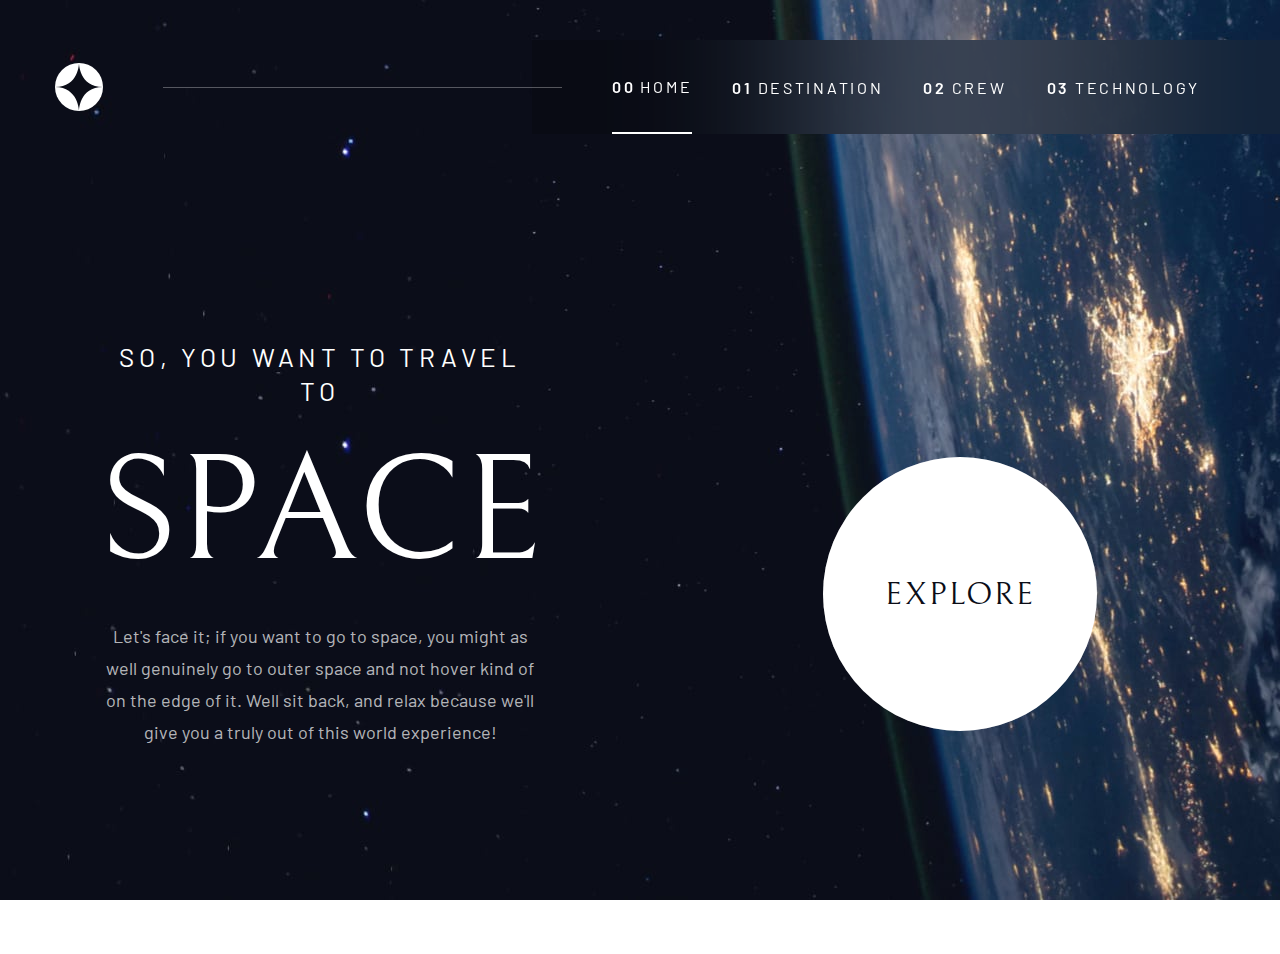
<file: index.html>
<!DOCTYPE html>
<html lang="en">

<head>
  <meta charset="UTF-8">
  <meta name="viewport" content="width=device-width, initial-scale=1.0">

  <link rel="icon" type="image/png" sizes="32x32" href="./assets/favicon-32x32.png">

  <title>Frontend Mentor | Space tourism website</title>
  <link rel="stylesheet" href="./css/globalStyle.css">
  <link rel="stylesheet" href="./css/indexPage/index.css">
</head>

<body>
  <header id='topBar'>
    <img id='logo' src='./assets/logo.svg'>

    <div id='line'></div>


    <input id='mobileMenuButtonInput' type='checkbox'></input>

    <nav id='topNav'>
      <ul id='topNavList'>
        <li class='topNavListItem active'><span>00</span><a href="#">HOME</a></li>
        <li class='topNavListItem'><span>01</span><a href="./destinations/destination-moon.html">DESTINATION</a></li>
        <li class='topNavListItem'><span>02</span><a href="./crew/crew-commander.html">CREW</a></li>
        <li class='topNavListItem'><span>03</span><a href="./technology/technology-vehicle.html">TECHNOLOGY</a></li>
      </ul>
    </nav>
  </header>

  <main>
    <div id='indexText'>
      <h5>SO, YOU WANT TO TRAVEL TO</h5>
      <h1>SPACE</h1>
      <p>Let's face it; if you want to go to space, you might as well genuinely go to outer space and not hover
        kind of
        on the edge of it. Well sit back, and relax because we'll give you a truly out of this world
        experience!</p>
    </div>


    <button id='exploreButton'>EXPLORE</button>

  </main>
</body>

</html>
</file>
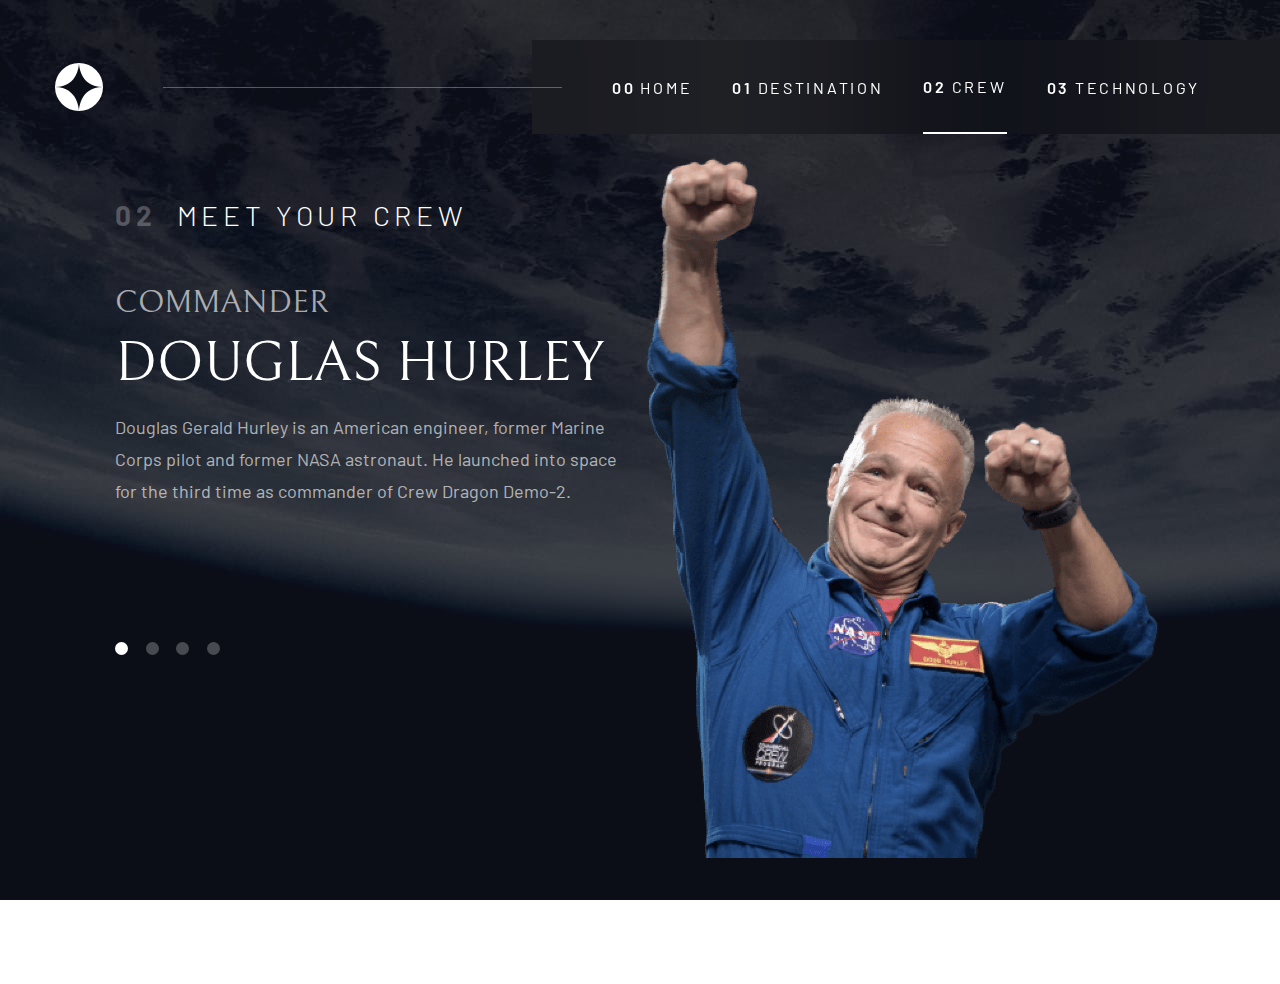
<file: crew/crew-commander.html>
<!DOCTYPE html>
<html lang="en">

<head>
  <meta charset="UTF-8">
  <meta name="viewport" content="width=device-width, initial-scale=1.0">

  <link rel="icon" type="image/png" sizes="32x32" href="./assets/favicon-32x32.png">

  <link rel="stylesheet" href="../css/globalStyle.css">
  <link rel="stylesheet" href="../css/crewPage/crew.css">


  <title>Frontend Mentor | Space tourism website</title>
</head>

<body>
  <header id='topBar'>
    <img id='logo' src='../assets/logo.svg'>

    <div id='line'></div>

    <input id='mobileMenuButtonInput' type='checkbox'></input>

    <nav id='topNav'>
      <ul id='topNavList'>
        <li class='topNavListItem'><span>00</span><a href="../index.html">HOME</a></li>
        <li class='topNavListItem'><span>01</span><a href="../destinations/destination-moon.html">DESTINATION</a></li>
        <li class='topNavListItem active'><span>02</span><a href="">CREW</a></li>
        <li class='topNavListItem'><span>03</span><a href="../technology/technology-vehicle.html">TECHNOLOGY</a></li>
      </ul>
    </nav>
  </header>

  <main id='main'>
    <h2 id='pageTitle'><span>02</span>MEET YOUR CREW</h2>

    <div>
      <section id='firstPanel'>
        <div id='aboutCrew'>
          <h2>COMMANDER</h2>

          <h1>DOUGLAS HURLEY</h1>

          <p>
            Douglas Gerald Hurley is an American engineer, former Marine Corps pilot and former NASA astronaut. He
            launched
            into space for the third time as commander of Crew Dragon Demo-2.
          </p>
        </div>

        <div id='switch'>
          <a class='button active' href="./crew-commander.html"></a>
          <a class='button' href="./crew-specialist.html"></a>
          <a class='button' href="./crew-pilot.html"></a>
          <a class='button' href="./crew-engineer.html"></a>
        </div>
      </section>

      <section id="secondPanel">
        <img src='../assets//crew/image-douglas-hurley.png'>
      </section>
    </div>
  </main>
</body>

</html>
</file>
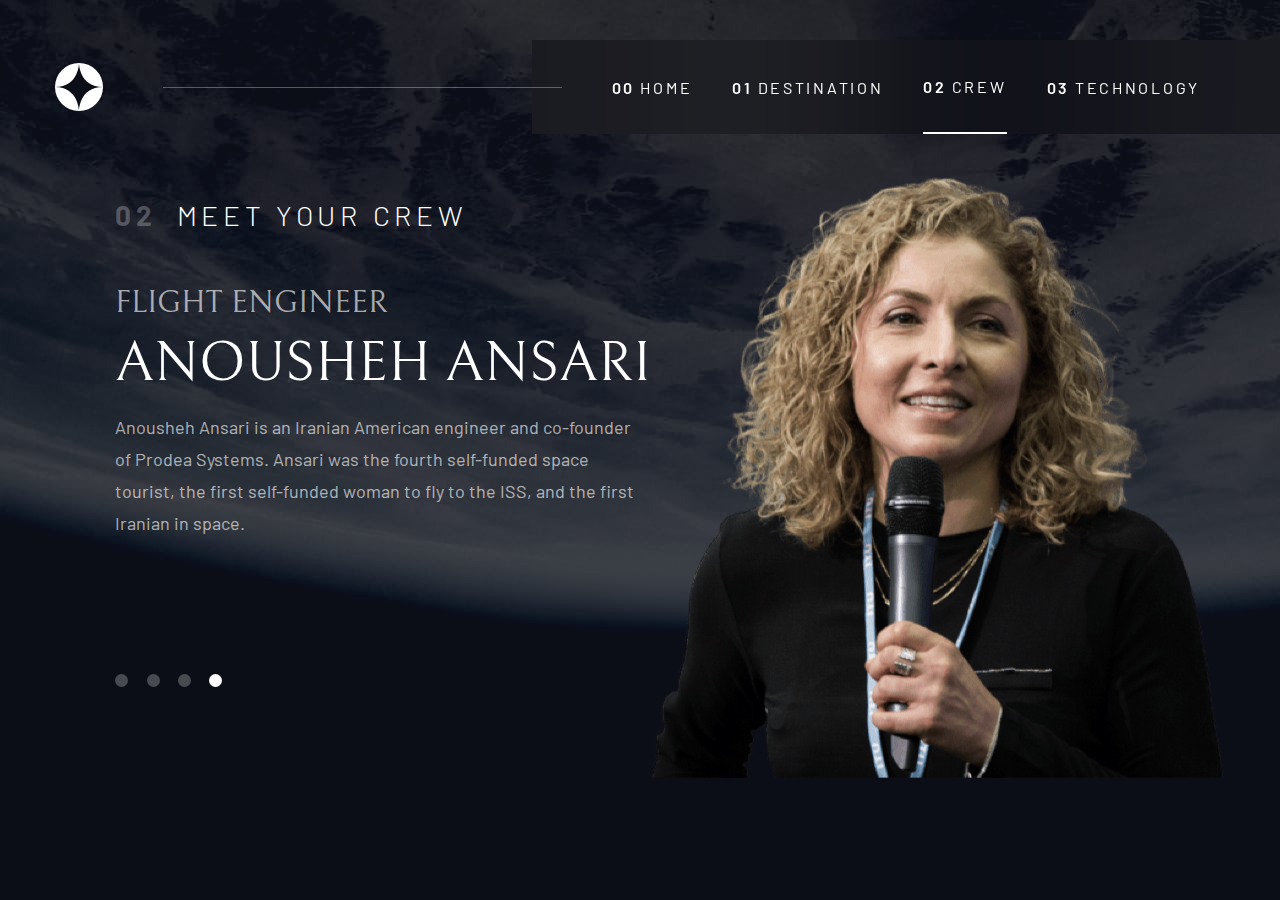
<file: crew/crew-engineer.html>
<!DOCTYPE html>
<html lang="en">

<head>
  <meta charset="UTF-8">
  <meta name="viewport" content="width=device-width, initial-scale=1.0">

  <link rel="icon" type="image/png" sizes="32x32" href="./assets/favicon-32x32.png">

  <link rel="stylesheet" href="../css/globalStyle.css">
  <link rel="stylesheet" href="../css/crewPage/crew.css">



  <title>Frontend Mentor | Space tourism website</title>
</head>

<body>
  <header id='topBar'>
    <img id='logo' src='../assets/logo.svg'>

    <div id='line'></div>

    <input id='mobileMenuButtonInput' type='checkbox'></input>


    <nav id='topNav'>
      <ul id='topNavList'>
        <li class='topNavListItem'><span>00</span><a href="../index.html">HOME</a></li>
        <li class='topNavListItem'><span>01</span><a href="../destinations/destination-moon.html">DESTINATION</a></li>
        <li class='topNavListItem active'><span>02</span><a href="">CREW</a></li>
        <li class='topNavListItem'><span>03</span><a href="../technology/technology-vehicle.html">TECHNOLOGY</a></li>
      </ul>
    </nav>
  </header>

  <main id='main'>
    <h2 id='pageTitle'><span>02</span>MEET YOUR CREW</h2>
    
    <div>
      <section id='firstPanel'>

        <div id='aboutCrew'>
          <h2>FLIGHT ENGINEER</h2>
  
          <h1>ANOUSHEH ANSARI</h1>
  
          <p>
            Anousheh Ansari is an Iranian American engineer and co-founder of Prodea Systems. Ansari was the fourth
            self-funded space tourist, the first self-funded woman to fly to the ISS, and the first Iranian in space.
          </p>
        </div>
  
        <div id='switch'>
          <a class='button' href="./crew-commander.html"></a>
          <a class='button' href="./crew-specialist.html"></a>
          <a class='button' href="./crew-pilot.html"></a>
          <a class='button active' href="./crew-engineer.html"></a>
        </div>
      </section>
  
      <section data-page='engineer' id="secondPanel">
        <img src='../assets//crew/image-anousheh-ansari.png'>
      </section>
    </div>
  </main>
</body>

</html>
</file>
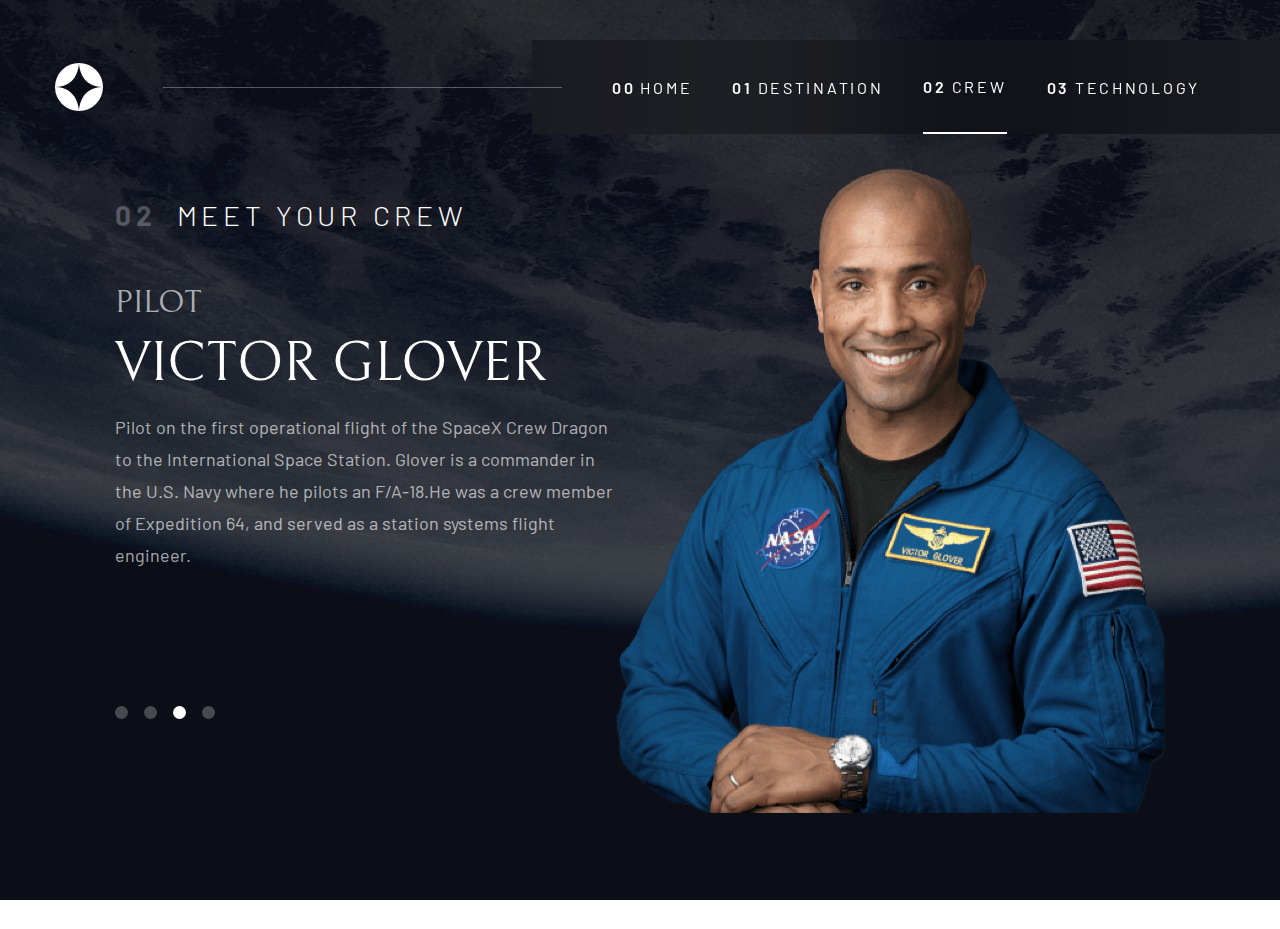
<file: crew/crew-pilot.html>
<!DOCTYPE html>
<html lang="en">

<head>
  <meta charset="UTF-8">
  <meta name="viewport" content="width=device-width, initial-scale=1.0">

  <link rel="icon" type="image/png" sizes="32x32" href="./assets/favicon-32x32.png">

  <link rel="stylesheet" href="../css/globalStyle.css">
  <link rel="stylesheet" href="../css/crewPage/crew.css">



  <title>Frontend Mentor | Space tourism website</title>
</head>

<body>
  <header id='topBar'>
    <img id='logo' src='../assets/logo.svg'>

    <div id='line'></div>

    <input id='mobileMenuButtonInput' type='checkbox'></input>


    <nav id='topNav'>
      <ul id='topNavList'>
        <li class='topNavListItem'><span>00</span><a href="../index.html">HOME</a></li>
        <li class='topNavListItem'><span>01</span><a href="../destinations/destination-moon.html">DESTINATION</a></li>
        <li class='topNavListItem active'><span>02</span><a href="">CREW</a></li>
        <li class='topNavListItem'><span>03</span><a href="../technology/technology-vehicle.html">TECHNOLOGY</a></li>
      </ul>
    </nav>
  </header>

  <main id='main'>
    <h2 id='pageTitle'><span>02</span>MEET YOUR CREW</h2>
    
    <div>
      <section id='firstPanel'>

        <div id='aboutCrew'>
          <h2>PILOT</h2>
  
          <h1>VICTOR GLOVER</h1>
  
          <p>
            Pilot on the first operational flight of the SpaceX Crew Dragon to the International Space Station. Glover is
            a commander in the U.S. Navy where he pilots an F/A-18.He was a crew member of Expedition 64, and served as a
            station systems flight engineer.
          </p>
        </div>
  
        <div id='switch'>
          <a class='button' href="./crew-commander.html"></a>
          <a class='button' href="./crew-specialist.html"></a>
          <a class='button active' href="./crew-pilot.html"></a>
          <a class='button' href="./crew-engineer.html"></a>
        </div>
      </section>
  
      <section id="secondPanel">
        <img src='../assets//crew/image-victor-glover.png'>
      </section>
    </div>
  </main>
</body>

</html>
</file>
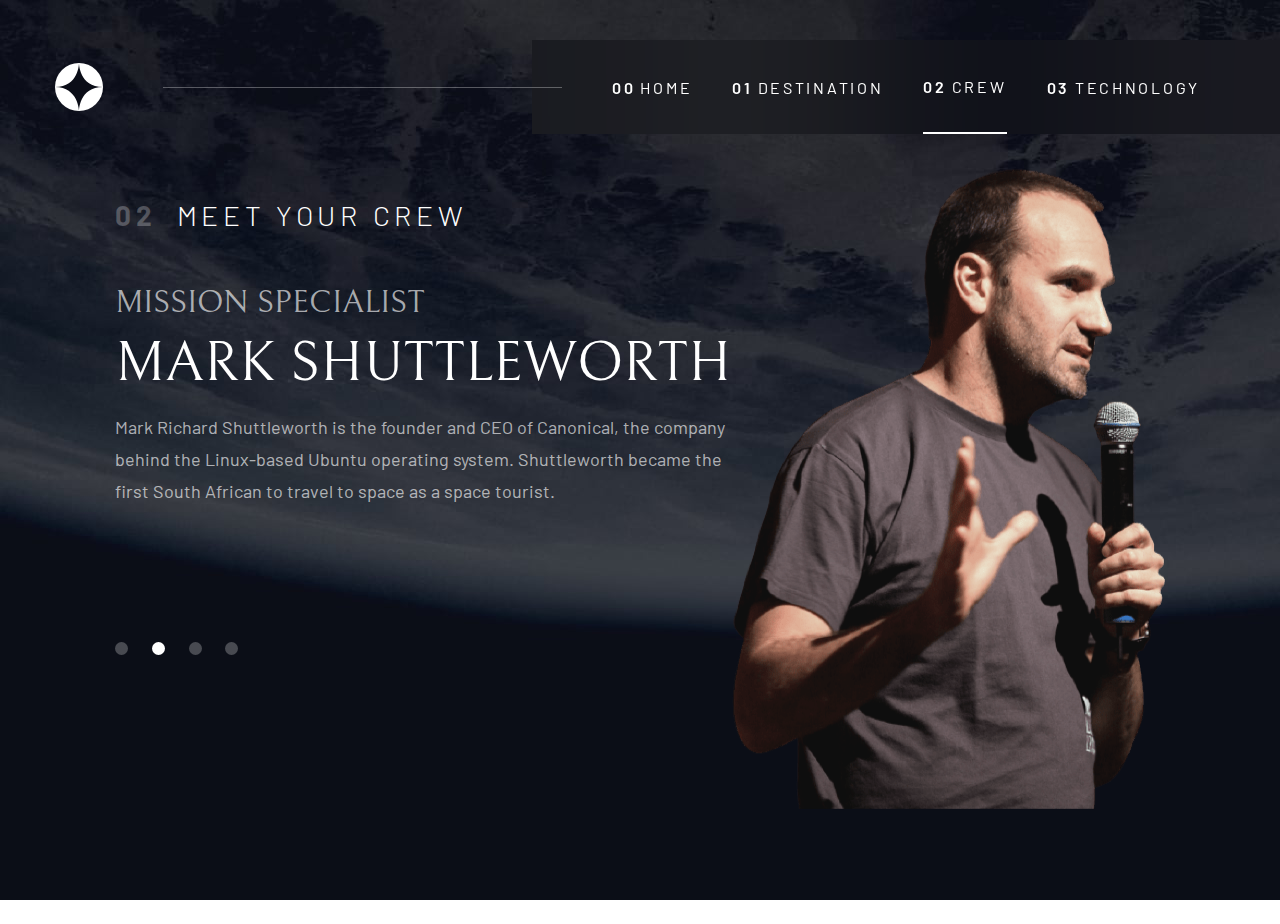
<file: crew/crew-specialist.html>
<!DOCTYPE html>
<html lang="en">

<head>
  <meta charset="UTF-8">
  <meta name="viewport" content="width=device-width, initial-scale=1.0">

  <link rel="icon" type="image/png" sizes="32x32" href="./assets/favicon-32x32.png">

  <link rel="stylesheet" href="../css/globalStyle.css">
  <link rel="stylesheet" href="../css/crewPage/crew.css">

  <title>Frontend Mentor | Space tourism website</title>
</head>

<body>
  <header id='topBar'>
    <img id='logo' src='../assets/logo.svg'>

    <div id='line'></div>

    <input id='mobileMenuButtonInput' type='checkbox'></input>


    <nav id='topNav'>
      <ul id='topNavList'>
        <li class='topNavListItem'><span>00</span><a href="../index.html">HOME</a></li>
        <li class='topNavListItem'><span>01</span><a href="../destinations/destination-moon.html">DESTINATION</a></li>
        <li class='topNavListItem active'><span>02</span><a href="">CREW</a></li>
        <li class='topNavListItem'><span>03</span><a href="../technology/technology-vehicle.html">TECHNOLOGY</a></li>
      </ul>
    </nav>
  </header>

  <main id='main'>
    <h2 id='pageTitle'><span>02</span>MEET YOUR CREW</h2>
    
    <div>
      <section id='firstPanel'>

        <div id='aboutCrew'>
          <h2>MISSION SPECIALIST</h2>
  
          <h1>MARK SHUTTLEWORTH</h1>
  
          <p>
            Mark Richard Shuttleworth is the founder and CEO of Canonical, the company behind the Linux-based Ubuntu
            operating system. Shuttleworth became the first South African to travel to space as a space tourist.
          </p>
        </div>
  
        <div id='switch'>
          <a class='button' href="./crew-commander.html"></a>
          <a class='button active' href="./crew-specialist.html"></a>
          <a class='button' href="./crew-pilot.html"></a>
          <a class='button' href="./crew-engineer.html"></a>
        </div>
      </section>
  
      <section id="secondPanel">
        <img src='../assets//crew/image-mark-shuttleworth.png'>
      </section>
    </div>
  </main>
</body>

</html>
</file>
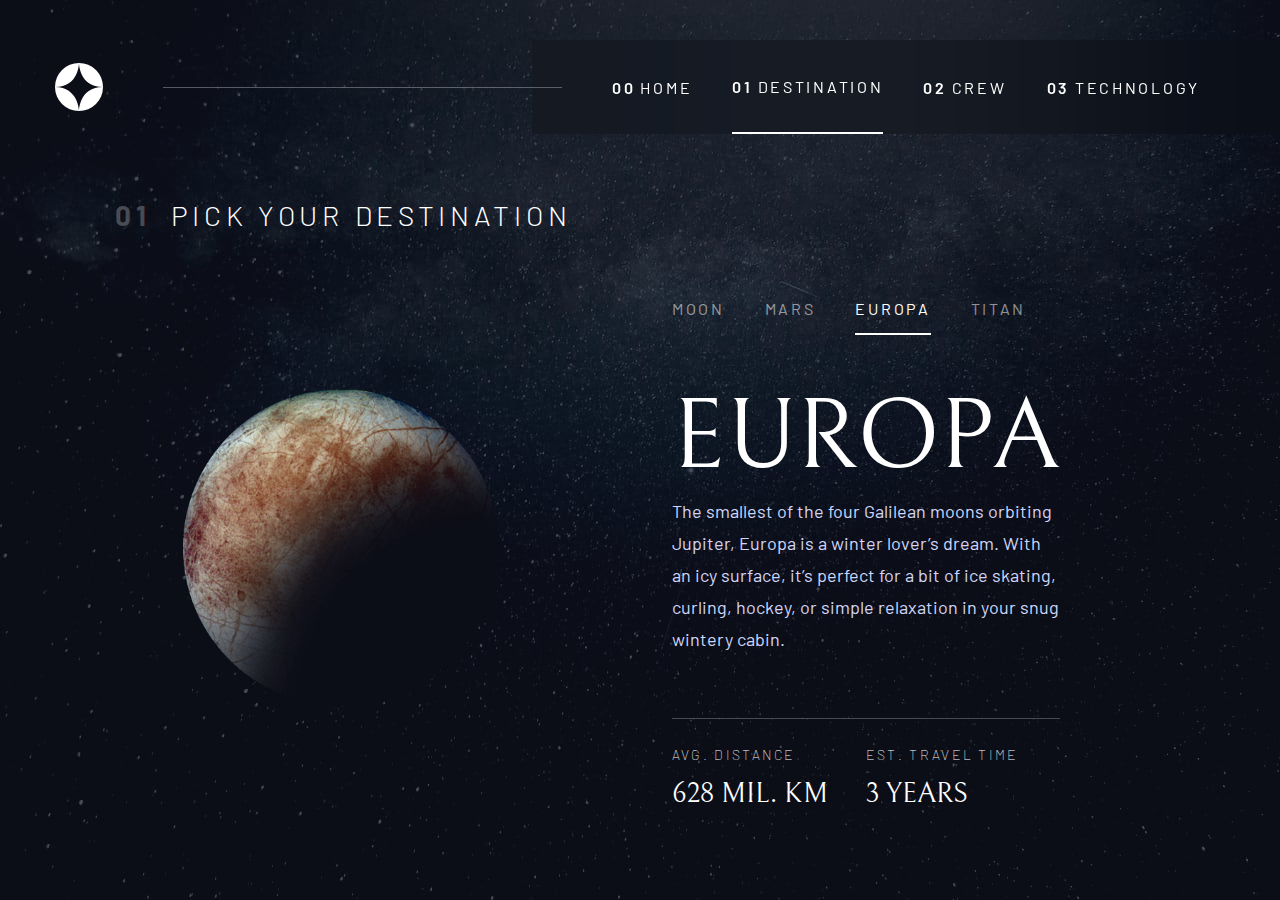
<file: destinations/destination-europa.html>
<!DOCTYPE html>
<html lang="en">

<head>
    <meta charset="UTF-8">
    <meta http-equiv="X-UA-Compatible" content="IE=edge">
    <meta name="viewport" content="width=device-width, initial-scale=1.0">
    <title>Frontend Mentor | Space tourism website</title>
    <link rel="stylesheet" href="../css/globalStyle.css">
    <link rel="stylesheet" href="../css/destinationsPage/destinations.css">
</head>

<body>
    <header id='topBar'>
        <img id='logo' src='../assets/logo.svg'>

        <div id='line'></div>

        <input id='mobileMenuButtonInput' type='checkbox'></input>
    
        <nav id='topNav'>
            <ul id='topNavList'>
                <li class='topNavListItem'><span>00</span><a href="../index.html">HOME</a></li>
                <li class='topNavListItem active'><span>01</span><a href="">DESTINATION</a></li>
                <li class='topNavListItem'><span>02</span><a href="../crew/crew-commander.html">CREW</a></li>
                <li class='topNavListItem'><span>03</span><a href="../technology/technology-vehicle.html">TECHNOLOGY</a>
                </li>
            </ul>
        </nav>
    </header>

    <main id='main'>
        <h2 id='pageTitle'><span>01</span>PICK YOUR DESTINATION</h2>

        <div>
            <section id='firstPanel'>
                <img id='planetPic' src='../assets/destination/image-europa.png'>
            </section>

            <section id='secondPanel'>
                <nav id='planetsNav'>
                    <ul id='planetsList'>
                        <li class='planetListItem'><a href="./destination-moon.html">MOON</a></li>
                        <li class='planetListItem'><a href="./destination-mars.html">MARS</a></li>
                        <li class='planetListItem active'><a href="">EUROPA</a></li>
                        <li class='planetListItem'><a href="./destination-titan.html">TITAN</a></li>
                    </ul>
                </nav>

                <h1 id='planetNameHeader'>EUROPA</h1>

                <p id='description'>
                    The smallest of the four Galilean moons orbiting Jupiter, Europa is a winter lover’s dream. With an
                    icy
                    surface, it’s perfect for a bit of ice skating, curling, hockey, or simple relaxation in your snug
                    wintery cabin.
                </p>

                <hr>

                <div id='infoTable'>
                    <div>
                        <span class='tableTitle'>AVG. DISTANCE</span>
                        <span class='tableData'>628 MIL. KM</span>
                    </div>

                    <div>
                        <span class='tableTitle'>EST. TRAVEL TIME</span>
                        <span class='tableData'>3 YEARS</span>
                    </div>
                </div>
            </section>
        </div>
    </main>

</body>

</html>
</file>
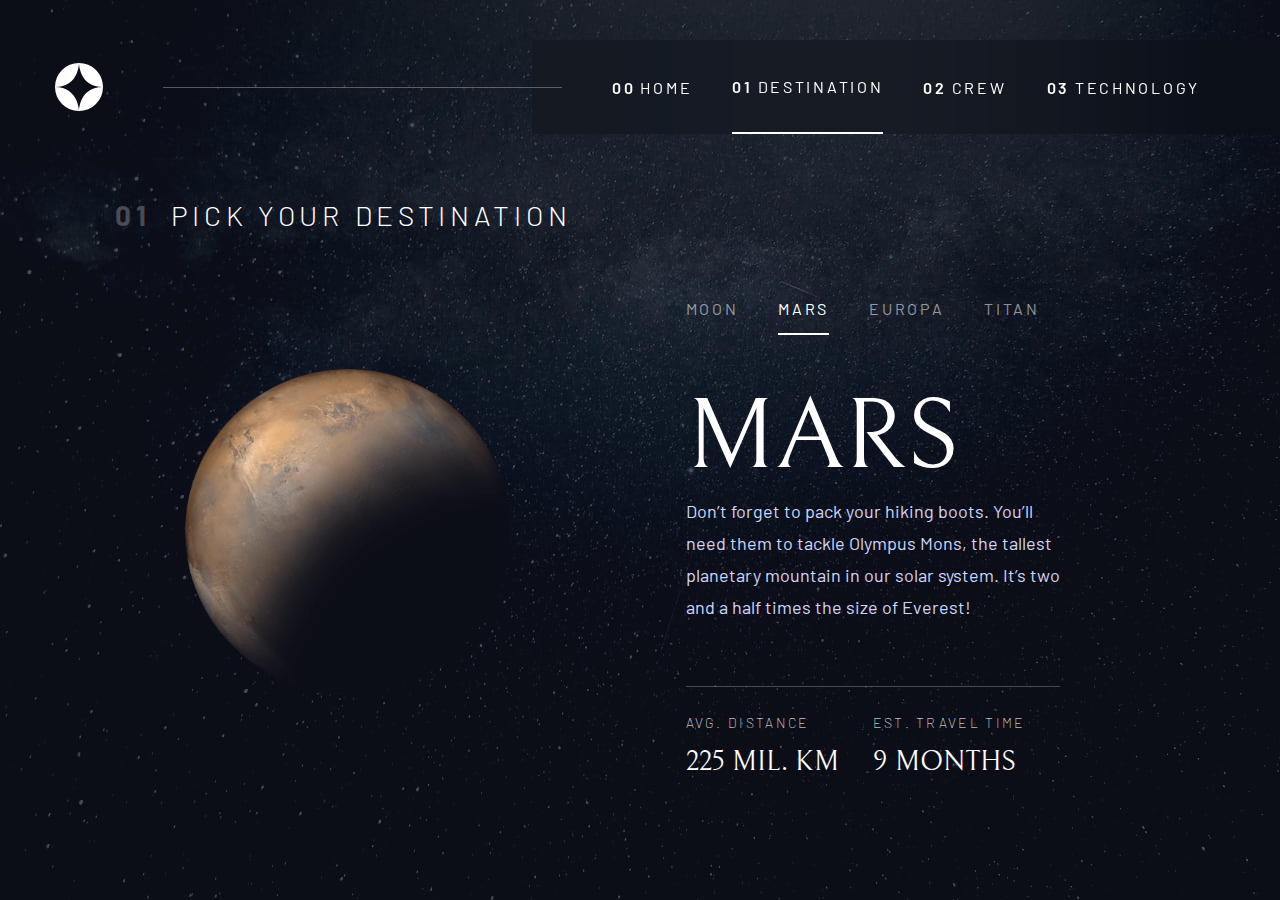
<file: destinations/destination-mars.html>
<!DOCTYPE html>
<html lang="en">

<head>
    <meta charset="UTF-8">
    <meta http-equiv="X-UA-Compatible" content="IE=edge">
    <meta name="viewport" content="width=device-width, initial-scale=1.0">
    <title>Frontend Mentor | Space tourism website</title>
    <link rel="stylesheet" href="../css/globalStyle.css">
    <link rel="stylesheet" href="../css/destinationsPage/destinations.css">
</head>

<body>
    <header id='topBar'>
        <img id='logo' src='../assets/logo.svg'>

        <div id='line'></div>

        <input id='mobileMenuButtonInput' type='checkbox'></input>
    
        <nav id='topNav'>
            <ul id='topNavList'>
                <li class='topNavListItem'><span>00</span><a href="../index.html">HOME</a></li>
                <li class='topNavListItem active'><span>01</span><a href="">DESTINATION</a></li>
                <li class='topNavListItem'><span>02</span><a href="../crew/crew-commander.html">CREW</a></li>
                <li class='topNavListItem'><span>03</span><a href="../technology/technology-vehicle.html">TECHNOLOGY</a>
                </li>
            </ul>
        </nav>
    </header>

    <main id='main'>
        <h2 id='pageTitle'><span>01</span>PICK YOUR DESTINATION</h2>

        <div>
            <section id='firstPanel'>
                <img id='planetPic' src='../assets/destination/image-mars.png'>
            </section>

            <section id='secondPanel'>
                <nav id='planetsNav'>
                    <ul id='planetsList'>
                        <li class='planetListItem'><a href="./destination-moon.html">MOON</a></li>
                        <li class='planetListItem active'><a href="">MARS</a></li>
                        <li class='planetListItem'><a href="./destination-europa.html">EUROPA</a></li>
                        <li class='planetListItem'><a href="./destination-titan.html">TITAN</a></li>
                    </ul>
                </nav>

                <h1 id='planetNameHeader'>MARS</h1>

                <p id='description'>
                    Don’t forget to pack your hiking boots. You’ll need them to tackle Olympus Mons, the tallest
                    planetary
                    mountain in our solar system. It’s two and a half times the size of Everest!
                </p>

                <hr>

                <div id='infoTable'>
                    <div>
                        <span class='tableTitle'>AVG. DISTANCE</span>
                        <span class='tableData'>225 MIL. KM</span>
                    </div>

                    <div>
                        <span class='tableTitle'>EST. TRAVEL TIME</span>
                        <span class='tableData'>9 MONTHS</span>
                    </div>
                </div>
            </section>
        </div>
    </main>

</body>

</html>
</file>
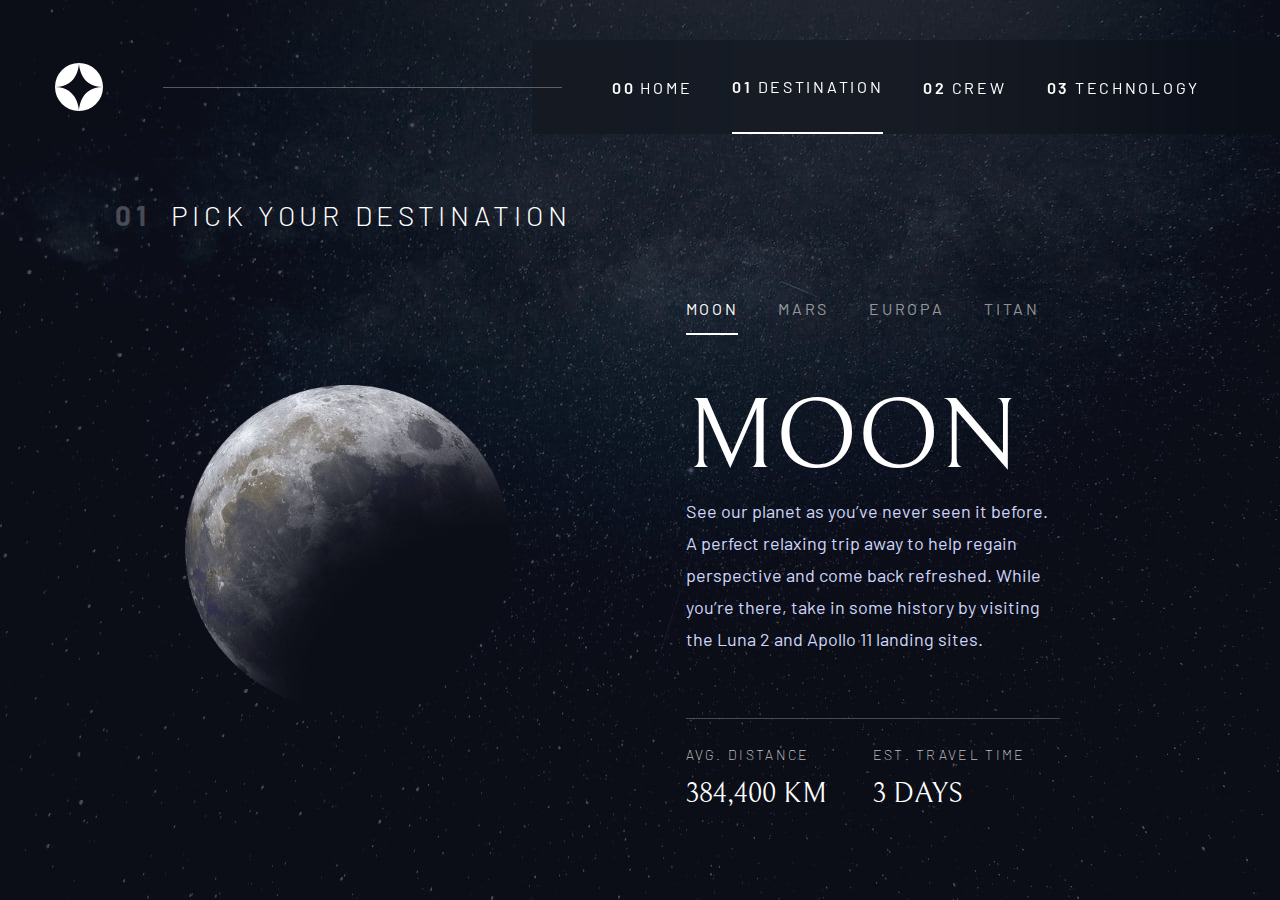
<file: destinations/destination-moon.html>
<!DOCTYPE html>
<html lang="en">

<head>
    <meta charset="UTF-8">
    <meta http-equiv="X-UA-Compatible" content="IE=edge">
    <meta name="viewport" content="width=device-width, initial-scale=1.0">
    <title>Frontend Mentor | Space tourism website</title>
    <link rel="stylesheet" href="../css/globalStyle.css">
    <link rel="stylesheet" href="../css/destinationsPage/destinations.css">
</head>

<body>
    <header id='topBar'>
        <img id='logo' src='../assets/logo.svg'>

        <div id='line'></div>

        <input id='mobileMenuButtonInput' type='checkbox'></input>

        <nav id='topNav'>
            <ul id='topNavList'>
                <li class='topNavListItem'><span>00</span><a href="../index.html">HOME</a></li>
                <li class='topNavListItem active'><span>01</span><a href="">DESTINATION</a></li>
                <li class='topNavListItem'><span>02</span><a href="../crew/crew-commander.html">CREW</a></li>
                <li class='topNavListItem'><span>03</span><a href="../technology/technology-vehicle.html">TECHNOLOGY</a>
                </li>
            </ul>
        </nav>
    </header>

    <main id='main'>
        <h2 id='pageTitle'><span>01</span>PICK YOUR DESTINATION</h2>

        <div>
            <section id='firstPanel'>
                <img id='planetPic' src='../assets/destination/image-moon.png'>
            </section>

            <section id='secondPanel'>
                <nav id='planetsNav'>
                    <ul id='planetsList'>
                        <li class='planetListItem active'><a href="">MOON</a></li>
                        <li class='planetListItem'><a href="./destination-mars.html">MARS</a></li>
                        <li class='planetListItem'><a href="./destination-europa.html">EUROPA</a></li>
                        <li class='planetListItem'><a href="./destination-titan.html">TITAN</a></li>
                    </ul>
                </nav>

                <h1 id='planetNameHeader'>MOON</h1>

                <p id='description'>
                    See our planet as you’ve never seen it before. A perfect relaxing trip away to help regain
                    perspective
                    and come back refreshed. While you’re there, take in some history by visiting the Luna 2 and Apollo
                    11
                    landing sites.
                </p>

                <hr>

                <div id='infoTable'>
                    <div>
                        <span class='tableTitle'>AVG. DISTANCE</span>
                        <span class='tableData'>384,400 KM</span>
                    </div>

                    <div>
                        <span class='tableTitle'>EST. TRAVEL TIME</span>
                        <span class='tableData'>3 DAYS</span>
                    </div>
                </div>
            </section>
        </div>
    </main>

</body>

</html>
</file>
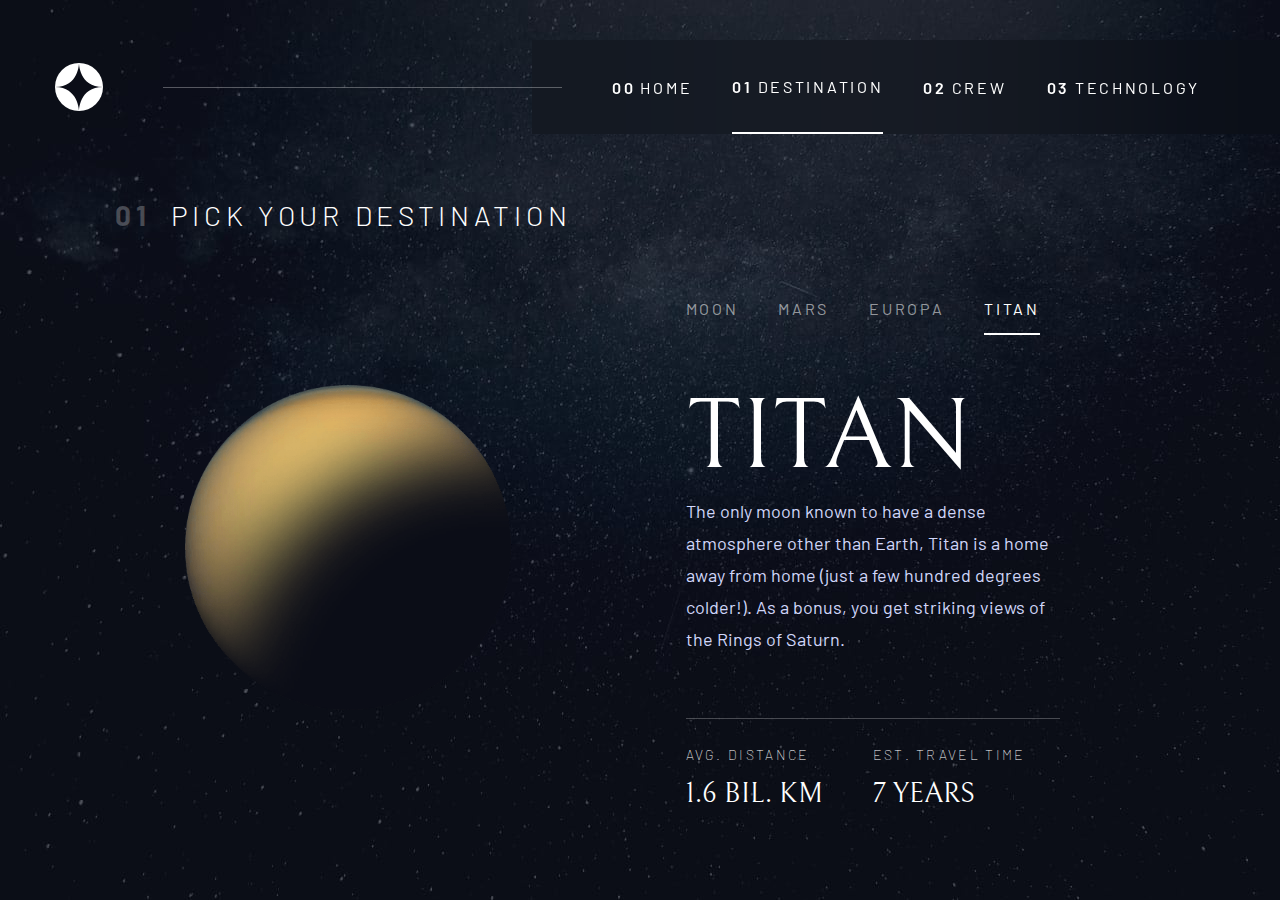
<file: destinations/destination-titan.html>
<!DOCTYPE html>
<html lang="en">

<head>
    <meta charset="UTF-8">
    <meta http-equiv="X-UA-Compatible" content="IE=edge">
    <meta name="viewport" content="width=device-width, initial-scale=1.0">
    <title>Frontend Mentor | Space tourism website</title>
    <link rel="stylesheet" href="../css/globalStyle.css">
    <link rel="stylesheet" href="../css/destinationsPage/destinations.css">
</head>

<body>
    <header id='topBar'>
        <img id='logo' src='../assets/logo.svg'>

        <div id='line'></div>

        <input id='mobileMenuButtonInput' type='checkbox'></input>

        <nav id='topNav'>
            <ul id='topNavList'>
                <li class='topNavListItem'><span>00</span><a href="../index.html">HOME</a></li>
                <li class='topNavListItem active'><span>01</span><a href="">DESTINATION</a></li>
                <li class='topNavListItem'><span>02</span><a href="../crew/crew-commander.html">CREW</a></li>
                <li class='topNavListItem'><span>03</span><a href="../technology/technology-vehicle.html">TECHNOLOGY</a>
                </li>
            </ul>
        </nav>
    </header>

    <main id='main'>
        <h2 id='pageTitle'><span>01</span>PICK YOUR DESTINATION</h2>

        <div>
            <section id='firstPanel'>
                <img id='planetPic' src='../assets/destination/image-titan.png'>
            </section>

            <section id='secondPanel'>
                <nav id='planetsNav'>
                    <ul id='planetsList'>
                        <li class='planetListItem'><a href="./destination-moon.html">MOON</a></li>
                        <li class='planetListItem'><a href="./destination-mars.html">MARS</a></li>
                        <li class='planetListItem'><a href="./destination-europa.html">EUROPA</a></li>
                        <li class='planetListItem active'><a href="">TITAN</a></li>
                    </ul>
                </nav>

                <h1 id='planetNameHeader'>TITAN</h1>

                <p id='description'>
                    The only moon known to have a dense atmosphere other than Earth, Titan is a home away from home
                    (just a few hundred degrees colder!). As a bonus, you get striking views of the Rings of Saturn.
                </p>

                <hr>
                
                <div id='infoTable'>
                    <div>
                        <span class='tableTitle'>AVG. DISTANCE</span>
                        <span class='tableData'>1.6 BIL. KM</span>
                    </div>

                    <div>
                        <span class='tableTitle'>EST. TRAVEL TIME</span>
                        <span class='tableData'>7 YEARS</span>
                    </div>
                </div>
            </section>
        </div>
    </main>

</body>

</html>
</file>
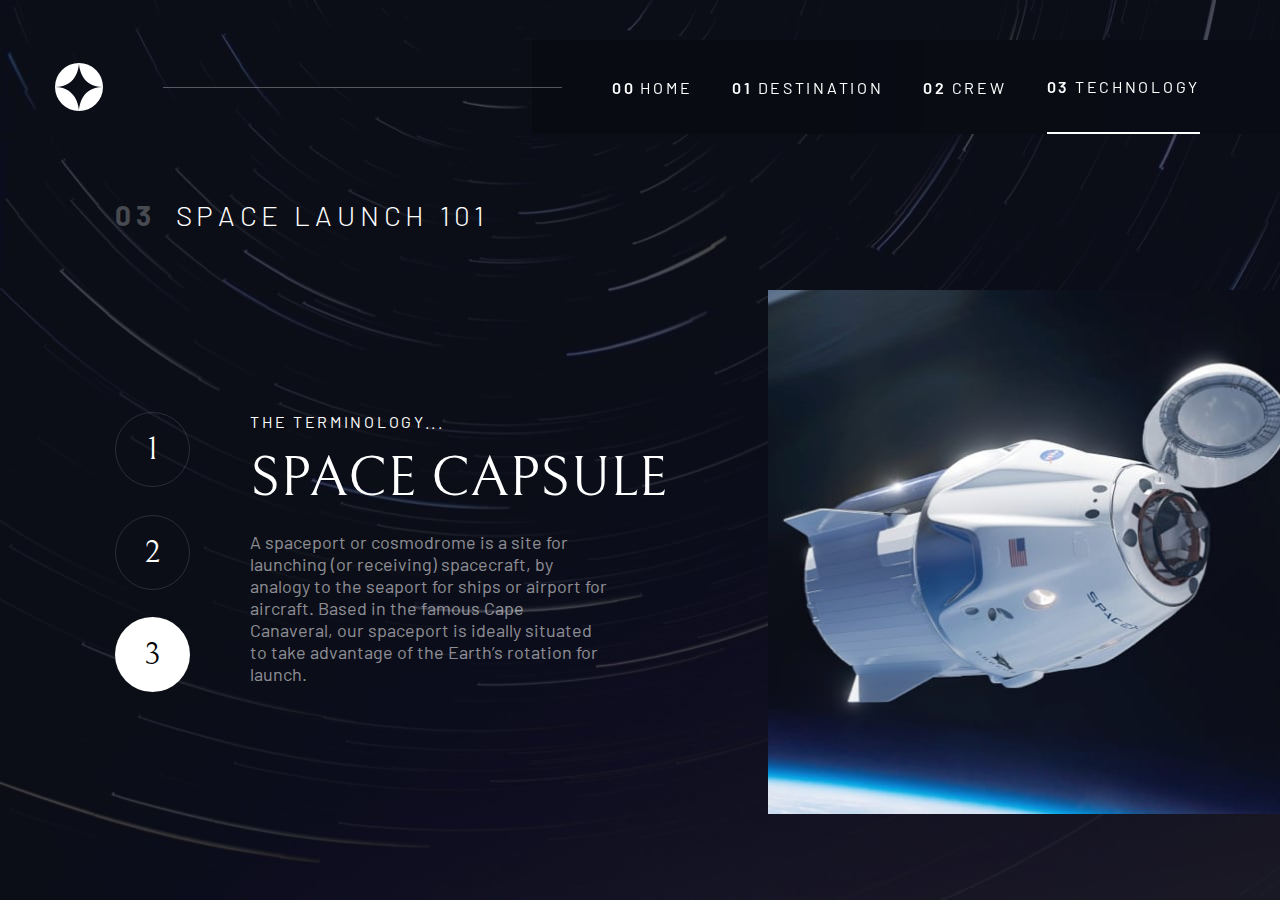
<file: technology/technology-capsule.html>
<!DOCTYPE html>
<html lang="en">

<head>
  <meta charset="UTF-8">
  <meta http-equiv="X-UA-Compatible" content="IE=edge">
  <meta name="viewport" content="width=device-width, initial-scale=1.0">
  <title>Frontend Mentor | Space tourism website</title>
  <link rel="stylesheet" href="../css/globalStyle.css">
  <link rel="stylesheet" href="../css/technologiesPage/technologies.css">
</head>

<body>
  <header id='topBar'>
    <img id='logo' src='../assets/logo.svg'>

    <div id='line'></div>

    <input id='mobileMenuButtonInput' type='checkbox'></input>
  
    <nav id='topNav'>
      <ul id='topNavList'>
        <li class='topNavListItem'><span>00</span><a href="../index.html">HOME</a></li>
        <li class='topNavListItem'><span>01</span><a href="../destinations/destination-moon.html">DESTINATION</a>
        </li>
        <li class='topNavListItem'><span>02</span><a href="../crew/crew-commander.html">CREW</a></li>
        <li class='topNavListItem active'><span>03</span><a href="">TECHNOLOGY</a></li>
      </ul>
    </nav>
  </header>

  <main id='main'>
    <h2 id='pageTitle'><span>03</span>SPACE LAUNCH 101</h2>

    <div>
      <section id='firstPanel'>
        <div id='infoWrapper'>
          <nav>
            <ul id='sideNav'>
              <li class='listItem'><a href='./technology-vehicle.html'>1</a></li>
              <li class='listItem'><a href='./technology-spaceport.html'>2</a></li>
              <li class='listItem active'><a href=''>3</a></li>
            </ul>
          </nav>

          <div id='textContent'>
            <h3>THE TERMINOLOGY...</h3>
            <h1>SPACE CAPSULE</h1>
            <p>
              A spaceport or cosmodrome is a site for launching (or receiving) spacecraft, by analogy to the seaport
              for
              ships or airport for aircraft. Based in the famous Cape Canaveral, our spaceport is ideally situated to
              take
              advantage of the Earth’s rotation for launch.
            </p>
          </div>
        </div>
      </section>

      <section id='secondPanel'>
        <img data-page='capsule' id='contentImage' src='../assets/technology/image-space-capsule-portrait.jpg'>
      </section>
    </div>
  </main>

</body>

</html>
</file>
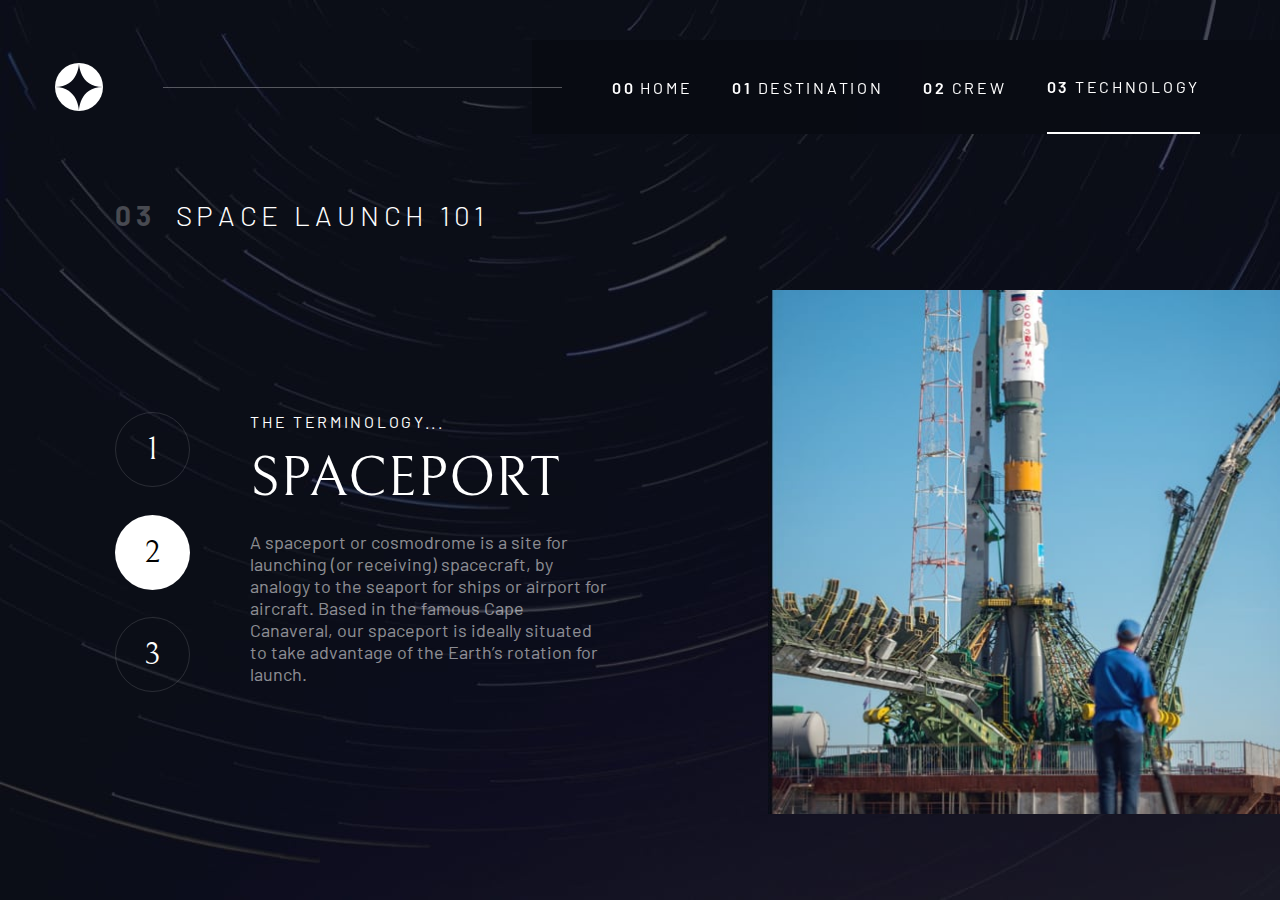
<file: technology/technology-spaceport.html>
<!DOCTYPE html>
<html lang="en">

<head>
  <meta charset="UTF-8">
  <meta http-equiv="X-UA-Compatible" content="IE=edge">
  <meta name="viewport" content="width=device-width, initial-scale=1.0">
  <title>Frontend Mentor | Space tourism website</title>
  <link rel="stylesheet" href="../css/globalStyle.css">
  <link rel="stylesheet" href="../css/technologiesPage/technologies.css">
</head>

<body>
  <header id='topBar'>
    <img id='logo' src='../assets/logo.svg'>

    <div id='line'></div>

    <input id='mobileMenuButtonInput' type='checkbox'></input>
    
    <nav id='topNav'>
      <ul id='topNavList'>
        <li class='topNavListItem'><span>00</span><a href="../index.html">HOME</a></li>
        <li class='topNavListItem'><span>01</span><a href="../destinations/destination-moon.html">DESTINATION</a>
        </li>
        <li class='topNavListItem'><span>02</span><a href="../crew/crew-commander.html">CREW</a></li>
        <li class='topNavListItem active'><span>03</span><a href="">TECHNOLOGY</a></li>
      </ul>
    </nav>
  </header>

  <main id='main'>
    <h2 id='pageTitle'><span>03</span>SPACE LAUNCH 101</h2>

    <div>
      <div id='firstPanel'>
        <div id='infoWrapper'>
          <nav>
            <ul id='sideNav'>
              <li class='listItem'><a href='./technology-vehicle.html'>1</a></li>
              <li class='listItem active'><a href=''>2</a></li>
              <li class='listItem'><a href='./technology-capsule.html'>3</a></li>
            </ul>
          </nav>

          <div id='textContent'>
            <h3>THE TERMINOLOGY...</h3>
            <h1>SPACEPORT</h1>
            <p>
              A spaceport or cosmodrome is a site for launching (or receiving) spacecraft, by analogy to the seaport
              for
              ships or airport for aircraft. Based in the famous Cape Canaveral, our spaceport is ideally situated to
              take
              advantage of the Earth’s rotation for launch.
            </p>
          </div>
        </div>
      </div>

      <div id='secondPanel'>
        <img data-page='spaceport' id='contentImage' src='../assets/technology/image-spaceport-portrait.jpg'>
      </div>
    </div>
  </main>

</body>

</html>
</file>
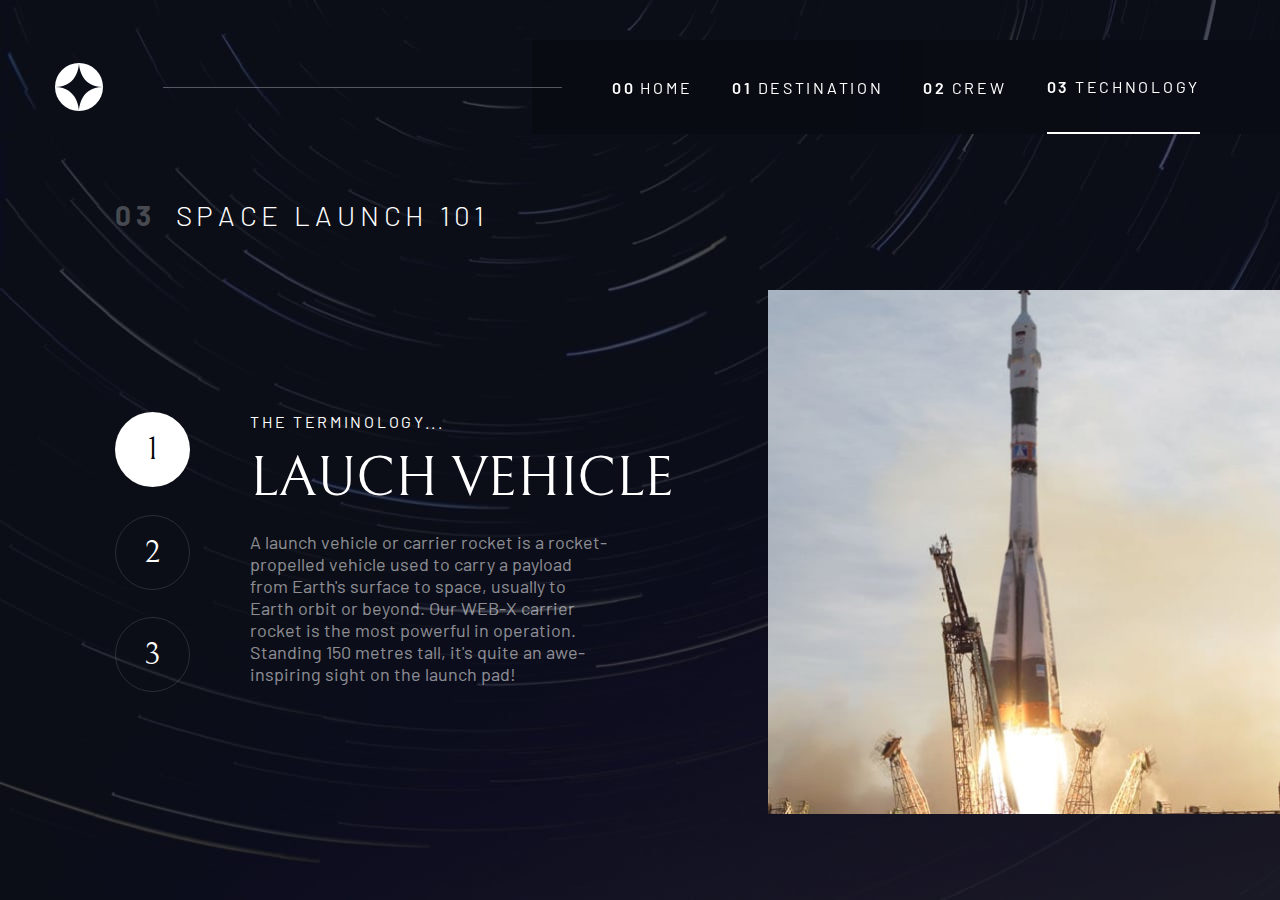
<file: technology/technology-vehicle.html>
<!DOCTYPE html>
<html lang="en">

<head>
  <meta charset="UTF-8">
  <meta http-equiv="X-UA-Compatible" content="IE=edge">
  <meta name="viewport" content="width=device-width, initial-scale=1.0">
  <title>Frontend Mentor | Space tourism website</title>
  <link rel="stylesheet" href="../css/globalStyle.css">
  <link rel="stylesheet" href="../css/technologiesPage/technologies.css">
</head>

<body>
  <header id='topBar'>
    <img id='logo' src='../assets/logo.svg'>

    <div id='line'></div>

    <input id='mobileMenuButtonInput' type='checkbox'></input>
    
    <nav id='topNav'>
      <ul id='topNavList'>
        <li class='topNavListItem'><span>00</span><a href="../index.html">HOME</a></li>
        <li class='topNavListItem'><span>01</span><a href="../destinations/destination-moon.html">DESTINATION</a></li>
        <li class='topNavListItem'><span>02</span><a href="../crew/crew-commander.html">CREW</a></li>
        <li class='topNavListItem active'><span>03</span><a href="">TECHNOLOGY</a></li>
      </ul>
    </nav>
  </header>

  <main id='main'>
    <h2 id='pageTitle'><span>03</span>SPACE LAUNCH 101</h2>

    <div>
      <div id='firstPanel'>
        <div id='infoWrapper'>
          <nav>
            <ul id='sideNav'>
              <li class='listItem active'><a href=''>1</a></li>
              <li class='listItem'><a href='./technology-spaceport.html'>2</a></li>
              <li class='listItem'><a href='./technology-capsule.html'>3</a></li>
            </ul>
          </nav>

          <div id='textContent'>
            <h3>THE TERMINOLOGY...</h3>
            <h1>LAUCH VEHICLE</h1>
            <p>
              A launch vehicle or carrier rocket is a rocket-propelled vehicle used to carry a payload from Earth's
              surface to space, usually to Earth orbit or beyond. Our WEB-X carrier rocket is the most powerful in
              operation. Standing 150 metres tall, it's quite an awe-inspiring sight on the launch pad!
            </p>
          </div>
        </div>
      </div>

      <div id='secondPanel'>
        <img data-page='vehicle' id='contentImage' src='../assets/technology/image-launch-vehicle-portrait.jpg'>
      </div>
    </div>
  </main>

</body>

</html>
</file>
<file: css/globalStyle.css>
@import url('./topNav.css');
@import url('https://fonts.googleapis.com/css2?family=Barlow:ital,wght@0,100;0,200;0,300;0,400;0,500;0,700;1,100&family=Bellefair&display=swap');

:root {
    --barlow: 'Barlow';
    --bellefair: 'Bellefair';
}

html {
    min-height: 100vh;
    max-width: 100vw;
    overflow-x: hidden;
}

* {
    margin: 0;
    padding: 0;
    box-sizing: border-box;
    color: white;
}

a {
    text-decoration: none;
    color: inherit;
}

body {
    max-width: 100vw;
}

ul {
    list-style-type: none;
}

#main {
    padding: 5% 9%;
    max-width: 100vw;
}

#main > div {
    display: flex;
    flex-direction: row;
    margin-top: 5%;
}

#pageTitle {
    font-family: var(--barlow);
    font-size: 28px;
    font-weight: 300;   
    letter-spacing: 4.7px;
    padding: 0;
    margin: 0;
    flex-grow: 10;
}

#pageTitle span{
    padding-right: 20px;
    color: rgba(255,255,255, 0.25);       
    font-weight: bold;
}

@media (min-width: 700px) {
    #mobileMenuButtonInput {
        display: none;
    }
}

@media (max-width: 1024px) {
    #pageTitle {
        font-size: 20px;
    }

    #main {
        padding-bottom: 0;
    }

    #main > div {
        flex-direction: column;
    }
}

@media (max-width: 700px) {
    #main {
        padding: 5% 0 0 0;
    }

    #pageTitle {
        font-size: 13px;
        text-align: center;
        margin: 10px 0 30px;
    }

    #mobileMenuButtonInput {
        display: auto;
    }
}
</file>
<file: css/indexPage/index.css>
body {
    width: 100vw;
    height: calc(100vh - 40px);
    background-image: url('../../assets/home/background-home-desktop.jpg');
    background-size: cover ;
    background-attachment: fixed;
}

main {
    display: grid;
    grid-template-columns: 1fr 1fr;
    place-items: center;
    color: white;
    max-width: 100vw;
    min-height: calc(100% - 40px);
}

#indexText {
    width: 70%;
    display: grid;
    grid-auto-rows: auto;
    row-gap: 20px;
    text-align: center;
}

#indexText h5 {
    font-family: var(--barlow);
    font-size: 26px;
    font-style: normal;
    font-weight: 400;
    line-height: 34px;
    letter-spacing: 4.7px;
}

#indexText h1 {
    font-family: var(--bellefair);
    font-size: 150px;
    font-weight: 400;
}

#indexText p {
    font-family: var(--barlow);
    font-size: 18px;
    font-style: normal;
    font-weight: 400;
    line-height: 32px;
    color: #ffffffb6;
}

#exploreButton {
    background: white;
    border-radius: 500px;
    height: 274px;
    width: 274px;
    border: none;
    font-family: var(--bellefair);
    font-size: 32px;
    font-weight: 400;
    line-height: 37px;
    transform: translateY(50px);
    letter-spacing: 2px;
    cursor: pointer;
    color: rgba(11, 13, 23, 1);
    box-sizing: content-box;
    transition: border 1s ease;
}

#exploreButton::after {
    content: '';
    position: absolute;
    width: 274px;
    height: 274px;
    border: none;
    background: rgba(255, 255, 255, 0.3);
    left: 100%;
    top: 100%;
    transform: translate(-100%, -100%);
    transition: transform 1s ease;
    border-radius: 200px;
    z-index:-1;   
}

#exploreButton:hover::after {
    transform: translate(-100%, -100%) scale(1.5);
}

/*----------------------- Tablet ----------------*/

@media (max-width: 1024px) {
    body {
        height: auto;
        background-image: url('../../assets/home/background-home-tablet.jpg');
    }

    main {
        grid-template-columns: none;
        grid-template-rows: auto auto;
        padding: 150px 0 0 0;
    }

    h5, p, h1 {
        text-align: center !important;
    }

    #indexText {
        color: #D0D6F9;
        width: 100%;
    }

    #indexText h5 {
        font-family: var(--barlow);
        letter-spacing: 3.375px;
    }

    p {
        margin: 0 20%;
    }
    
    #exploreButton {
        margin: 100px 0 200px;
    }
}

/*----------------------- Mobile ----------------*/

@media (max-width: 700px) {
    body {
        background-image: url('../../assets/home/background-home-mobile.jpg');
    }

    main {
        padding: 0;
    }

    #exploreButton, #exploreButton::after {
        width: 50vw;
        height: 50vw;
    }

    #exploreButton {
        margin: 40px 0 0;
    }

    h5 {
        font-size: 13px !important;
    }

    h1 {
        font-size: 100px !important;
    }

    p {
        color: rgba(255, 255, 255, 0.5);
        font-size: 15px !important; 
        margin: 0 20px;
    }
}
</file>
<file: css/crewPage/crew.css>
body {
    background-image: url('../../assets/crew/background-crew-desktop.jpg');
    background-size: cover;
    background-attachment: fixed;
}

#main {
    padding-bottom: 0;
    display: flex; 
    flex-direction: column;
}

#firstPanel, #secondPanel {
    flex-basis: 50%;
}

#aboutCrew {
    display: flex;
    flex-direction: column;
}

#aboutCrew h2 {
    font-family:  var(--bellefair);
    font-size: 32px;
    font-weight: 400;
    color: rgba(255,255,255, 0.65);
    margin: 0 0 10px 0;
}

#aboutCrew h1 {
    font-family: var(--bellefair);
    font-size: 56px;
    font-style: normal;
    white-space: nowrap;
    font-weight: 400;
    margin: 0 0 15px 0;
    width: auto;
}

#aboutCrew p {
    font-family: var(--barlow);
    font-size: 18px;
    font-weight: 400;
    line-height: 32px;
    color: rgba(255,255,255, 0.65);

}

#switch {
    display: flex;
    width: 20%;
    justify-content: space-between;
    margin-top: 15vh;
}

.button {
    width: 13px;
    height: 13px;
    background:rgba(255,255,255, 0.25);
    cursor: pointer;
    border-radius: 100px;
    transition: background-color 0.3s ease;
}

.button:hover {
    background:rgba(255,255,255, 0.75);
}

.button.active {
    background:rgba(255,255,255, 1);
    cursor: default;
}

#secondPanel {
    display: grid;
    place-items: center;
}

img:not(#logo) {
    transform: translateY(-18%);
    margin: 0;
}

/* ----------- tablet ------------*/

@media (max-width: 1024px) {
    body {
        background-image: url('../../assets/crew/background-crew-tablet.jpg');
    }

    #main > div {
        flex-direction: column;
    }

    #firstPanel {
        display: grid;
        grid-template-rows: auto auto;
        padding: 10% 15% 0;

    }

    #aboutCrew {
        text-align: center;

    }
    
    #aboutCrew h1 {
        text-align: center;
        width: 100%;
        line-break: none;
        font-size: 40px;
    }

    #aboutCrew h2 {
        font-size: 24px;
        font-family: var(--bellefair);
        font-weight: 400;
    }

    #switch {
        display: flex;
        width: 20%;
        justify-content: space-between;
        margin: 50px 0;
        justify-self: center;
    }

    img:not(#logo) {
        transform: translateY(0);
    }
}

/* ----------- mobile ------------*/

@media (max-width: 700px) {
    #main {
        padding: 0;
    }

    #pageTitle {
        font-size: 13px;
        text-align: center;
        margin: 10px 0 30px;
    }

    #main > div {
        flex-direction: column-reverse;
    }

    #firstPanel {
        padding: 0;
        margin: 0 50px;
        display: flex;
        flex-direction: column-reverse;
    }

    #aboutCrew h2 {
        font-size: 16px;
    }

    #aboutCrew h1 {
        font-size: 20px;
    }

    #aboutCrew p {
        font-size: 15px;    
    }

    #switch {
        width: 50%;
        align-self: center;
    }

    img:not(#logo) {
        width: 50%;
    }

    #secondPanel::after {
        position: relative;
        content: '';
        width: 80%;
        bottom: 0;
        height: 0.7px;
        background: rgba(255,255,255, 0.25);
    }

    #firstPanel {
        margin-bottom: 100px;
    }
}
</file>
<file: css/destinationsPage/destinations.css>
body {
    background-image: url('../../assets/destination/background-destination-desktop.jpg');
    background-size: cover;
}

#firstPanel {
    height: auto;
    flex-basis: 50%;
    display: grid;
    place-items: center;
}

#firstPanel img {
    margin: 0;
    width: 70%;
}

#secondPanel {
    padding: 0 10%;
    display: flex;
    flex-direction: column;
    flex-basis: 50%;
    width: auto;
    align-self: flex-start;
}

#planetsNav {
    margin: 0 0 5vh 0;
}

.planetListItem {
    padding: 15px 0;
    margin: 0 20px;
    color:rgba(255,255,255, 0.55);
    font-size: 16px;
    font-weight: 400;
    letter-spacing: 2.7px;
    cursor: pointer;
}

.planetListItem:hover {
    border-bottom: solid 1px rgba(255, 255, 255, 0.5)
}

.planetListItem:first-of-type {
    margin-left: 0;
}

.planetListItem.active {
    border-bottom: solid 2px white;
    cursor: default;
    color: white;
}

#planetsList {
    font-family: var(--barlow);
    display: flex;
    width: 100%;
    padding: 0;
    list-style-type: none;
}

#planetNameHeader {
    font-family: var(--bellefair);
    font-size: 100px;
    font-weight: 400;
}

#description {
    font-family: Barlow;
    font-size: 18px;
    font-style: normal;
    font-weight: 400;
    line-height: 32px;
    letter-spacing: 0px;
    text-align: left;
    color: rgba(208, 214, 249, 1);
}

hr {
    background-color: rgba(255,255,255, 0.25);
    margin: 7vh 0 3vh;
    height: 1px;
    border: none;
}

#infoTable {
    width: 100%;
    display: grid;
    grid-template-columns: 1fr 1fr;
}

#infoTable div {
    display: grid;
    grid-template-rows: 1fr 1fr;
}

.tableTitle {
    font-family: var(--barlow);
    font-size: 14px;
    font-weight: 100;
    letter-spacing: 2.3px;
    text-align: left;
    padding-bottom: 10px;
}

.tableData {
    font-family: var(--bellefair);
    font-size: 28px;
    font-weight: 400;
    text-align: left;
}

/* ----------- tablet ------------*/

@media (max-width: 1024px) {
    body {
        background-image: url('../../assets/destination/background-destination-tablet.jpg');
        background-attachment: fixed;
    }

    #main > div {
        flex-direction: column;
        justify-content: space-between;
        max-width: 100vw;
    }


    #firstPanel {
        display: grid;
        grid-template-rows: auto auto;
    }
    
    #firstPanel h2 {
        margin: 0 0 0 20px;
        font-size: 20px;
    }
    
    #firstPanel h2 span{
        padding: 0 20px;
    }
    
    #firstPanel img {
        width: 50%;
        margin: 1% auto 10%;
    }
    
    #secondPanel {
        display: grid;
        place-items: center;
    }
    
    #planetsNav {
        margin: 0 0 20px 0;
    }

    .planetListItem:first-of-type {
        padding: 15px 0;
        margin: 0 20px;
    }
    
    #description {
        text-align: center;
    }
    
    hr {
        width: 100%;
        margin: 5% 0;
    }

    #infoTable {
        margin-bottom: 100px;
    }
    
    .tableData, .tableTitle {
        text-align: center;
    }
}

/* ----------- mobile ------------*/

@media (max-width: 700px) {
    #planetsList {
        flex-direction: row;
        margin: 0;
    }

    #planetsList li a {
        font-size: 9px;
    }

    #secondPanel {
        margin: 0;
        padding: 0;
    }

    #secondPanel h1 {
        font-size: 66px;
    }

    #secondPanel p {
        font-size: 13px;
        color: rgba(255, 255, 255, 0.5);
        padding: 0 10px;
    }

    hr {
        width: 90%;
    }
    
    #infoTable {
        grid-template-columns: 0;
        grid-template-rows: auto auto;
        width: 100%;
    }

    #infoTable div:first-of-type {
        margin: 30px 0;
    }

    #infoTable span {
        display: block;
        width: 100vw;
        text-align: center;
    }

    .tableTitle {
        padding: 0;
        font-size: 14px;
    }
}
</file>
<file: css/technologiesPage/technologies.css>
body {
    background-image: url('../../assets/technology/background-technology-desktop.jpg');
    background-size: cover;
    background-attachment: fixed;
}

#main {
    padding-right: 0;
}

#main > div {
    display: grid;
    grid-template-columns: auto auto;
}

#firstPanel {
    display: grid;
    place-items: center;
}

#infoWrapper {
    display: flex;
    flex-direction: row;
    width: 80%;
    place-self: center start;
}

#infoWrapper nav {
    margin-right: 60px;
}

#sideNav {
    display: flex;
    flex-direction: column;
    width: 100%;
    justify-content: space-between;
    height: calc(3 * 75px + 55px);
}

#textContent {
    
}

#textContent h3 {
    font-family: var(--barlow);
    font-size: 16px;
    font-weight: 400;
    letter-spacing: 2.7px;
}

#textContent h1 {
    font-family: var(--bellefair);
    font-size: 56px;
    font-weight: 400;
    width: calc(100% + 50px);
    margin: 15px 0 20px 0;
}

#textContent p {
    font-family: var(--barlow);
    font-size: 18px;
    font-weight: 400;
    color: rgba(255,255,255, 0.55);
    padding-right: 30px;
}

#secondPanel {
    display: grid;
    place-items: end;
    width: 100%;
}

img:not(#logo) {
    margin: 0;
    width: 40vw;
}

.listItem {
    width: 75px;
    height: 75px;
    background: rgba(255,255,255, 0);
    border-radius: 100px; 
    color: white;
    border: 1px solid #ffffff21;
    transition: color 0.3s ease, background-color 0.3s ease;
}

.listItem.active {
    background: rgba(255,255,255, 1);
    color: black;
    cursor: default;
}

.listItem:hover {
    background: rgba(255,255,255, 1);
    color: black;
}

.listItem a {
    font-family: var(--bellefair);
    font-size: 32px;
    width: 100%;
    border-radius: 100px; 
    height: 100%;    
    display: grid;
    place-items: center;
}

@media (max-width: 1024px) {
    body {
        background-image: url('../../assets/technology/background-technology-tablet.jpg');
        background-size: cover;
        background-attachment: fixed;
    }

    #main {
        padding: 5% 0;
    }

    #main > div {
        display: flex;
        flex-direction: column-reverse;
        padding: 0;
        margin: 10px 0 100px 0;
    }

    #pageTitle {
        margin-left: 9%;
    }

    #firstPanel {
        padding: 0;
        margin: 0;
    }

    #infoWrapper {
        flex-direction: column;
        width: 100%;
        padding: 0 10%;
    }

    #infoWrapper nav {
        margin: 20px auto 50px;
        width: 45%;
    }

    #infoWrapper ul {
        display: flex;
        flex-direction: row;
        height: auto;
        width: 100%;
    }

    #textContent {
        padding: 0;
    }

    #infoWrapper ul li {
        width: 65px;
        height: 65px;
    }

    #infoWrapper ul li a{
        font-size: 18px;
    }

    #secondPanel {
        width: 100%;
        padding: 50px 0;
    }

    #textContent {
        text-align: center !important;
    }

    #textContent h1 {
        width: auto;
    }

    p {
        padding: 0 !important;
    }

    #contentImage {
        width: 100vw !important;
        margin: 0;
    }   
    
    #contentImage[data-page='spaceport'] {
        content: url('../../assets/technology/image-spaceport-landscape.jpg');
    }

    #contentImage[data-page='vehicle'] {
        content: url('../../assets/technology/image-launch-vehicle-landscape.jpg');
    }

    #contentImage[data-page='capsule'] {
        content: url('../../assets/technology/image-space-capsule-landscape.jpg');
    }
}
</file>
